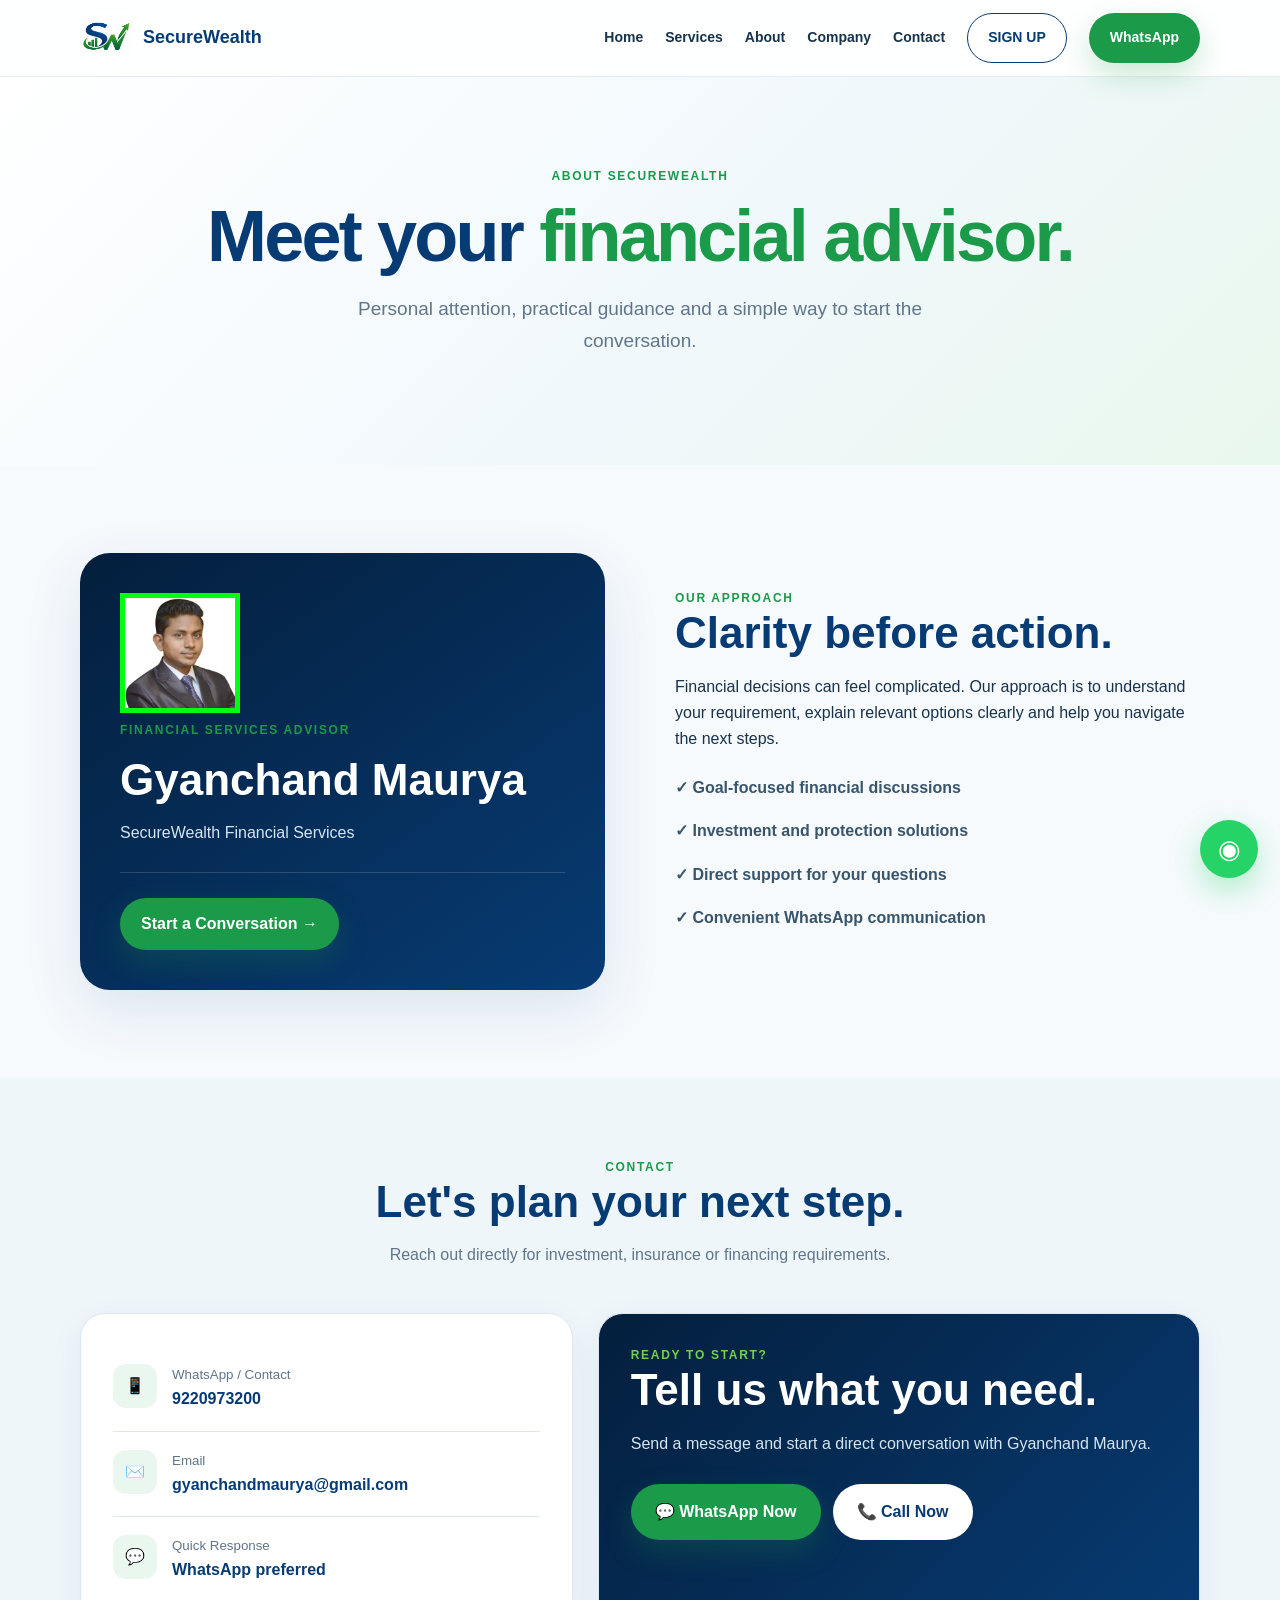
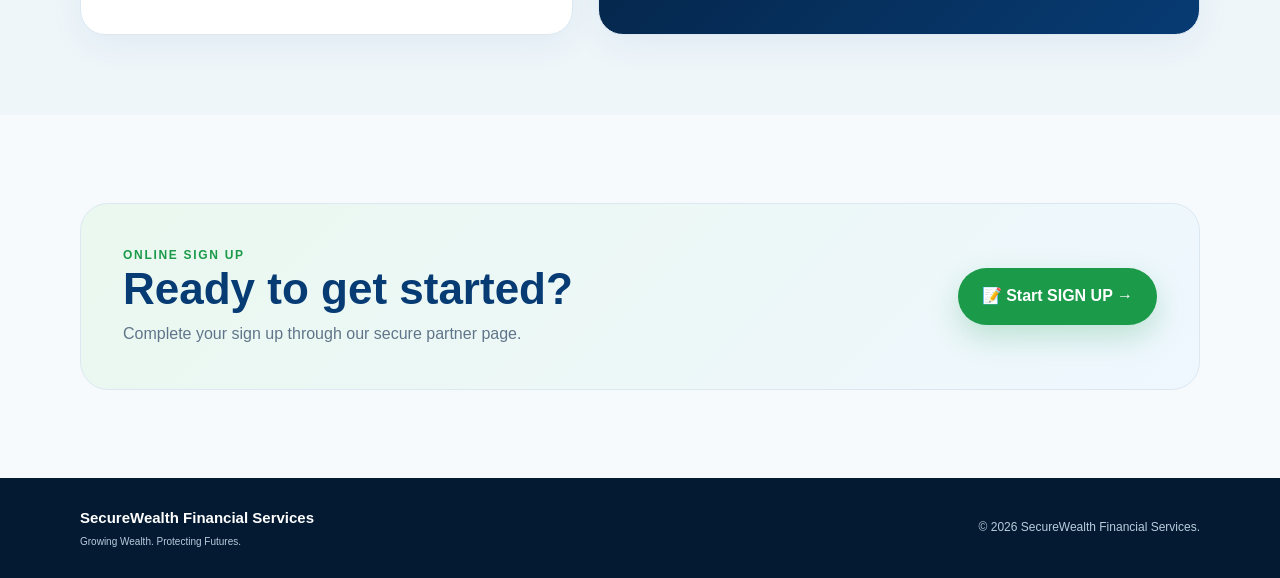
<file: about.html>
<!DOCTYPE html>
<html lang="en">
<head>
<meta charset="UTF-8">
<meta name="viewport" content="width=device-width, initial-scale=1.0">
<meta name="description" content="SecureWealth Financial Services - Investment, insurance and financing solutions with personalized guidance by Gyanchand Maurya.">
<link rel="shortcut icon" href="img/SecureWealth Logo plain.jpeg" type="image/x-icon">
<title>SecureWealth | Growing Wealth. Protecting Futures.</title>
<link rel="stylesheet" href="style.css">
  <!-- Google tag (gtag.js) -->
  <script async src="https://www.googletagmanager.com/gtag/js?id=G-4FVRTKPDQZ">
  </script>
  <script>
    window.dataLayer = window.dataLayer || [];
    function gtag(){dataLayer.push(arguments);}
    gtag('js', new Date());
  
    gtag('config', 'G-4FVRTKPDQZ');
  </script>
</head>
<body>
<header class="site-header">
  <div class="container nav">
    <a class="brand" href="index.html"><img src="img/SecureWealth Logo plain.jpeg" alt="SecureWealth Logo"><span>SecureWealth</span></a>
    <button class="menu-toggle" aria-label="Open menu">☰</button>
    <nav class="navlinks">
      <a class="active" href="index.html">Home</a>
      <a href="services.html">Services</a>
      <a href="about.html">About</a>
      <a href="company.html">Company</a>
      <a href="contact.html">Contact</a>
      <a class="btn btn-outline" href="https://www.wealthy.in/p/gyanc99066" target="_blank" rel="noopener">SIGN UP</a>
      <a class="btn btn-primary" href="https://wa.me/919220973200?text=Hello%20Gyanchand%2C%20I%20would%20like%20financial%20guidance." target="_blank">WhatsApp</a>
    </nav>
  </div>
</header>
<main>
<section class="page-hero"><div class="container center reveal"><div class="eyebrow">ABOUT SECUREWEALTH</div><h1>Meet your <span>financial advisor.</span></h1><p class="lead center-text">Personal attention, practical guidance and a simple way to start the conversation.</p></div></section>
<section class="section"><div class="container split">
<div class="profile-card reveal"><div class="profile-avatar"><img src="img/Gyanchand Pic.jpeg" alt="Gyanchand Pic" border="5" style="height: 120px; color: rgb(0, 255, 17);"></div><div class="eyebrow">FINANCIAL SERVICES ADVISOR</div><h2>Gyanchand Maurya</h2><p>SecureWealth Financial Services</p><div class="profile-line"></div><a class="btn btn-primary" href="https://wa.me/919220973200?text=Hello%20Gyanchand%2C%20I%20would%20like%20to%20connect." target="_blank">Start a Conversation →</a></div>
<div class="reveal"><div class="eyebrow">OUR APPROACH</div><h2>Clarity before action.</h2><p>Financial decisions can feel complicated. Our approach is to understand your requirement, explain relevant options clearly and help you navigate the next steps.</p><div class="check-list large"><div>✓ Goal-focused financial discussions</div><div>✓ Investment and protection solutions</div><div>✓ Direct support for your questions</div><div>✓ Convenient WhatsApp communication</div></div></div>
</div></section>

<section class="contact-section"><div class="container"><div class="section-head reveal"><div class="eyebrow">CONTACT</div><h2>Let's plan your next step.</h2><p>Reach out directly for investment, insurance or financing requirements.</p></div>
<div class="contact-grid">
<div class="contact-card reveal"><div class="contact-row"><span>📱</span><div><small>WhatsApp / Contact</small><strong>9220973200</strong></div></div><div class="contact-row"><span>✉️</span><div><small>Email</small><strong>gyanchandmaurya@gmail.com</strong></div></div><div class="contact-row"><span>💬</span><div><small>Quick Response</small><strong>WhatsApp preferred</strong></div></div></div>
<div class="contact-card dark reveal"><div class="eyebrow light">READY TO START?</div><h2>Tell us what you need.</h2><p>Send a message and start a direct conversation with Gyanchand Maurya.</p><div class="hero-actions"><a class="btn btn-primary btn-lg" href="https://wa.me/919220973200?text=Hello%20Gyanchand%2C%20I%20would%20like%20financial%20guidance." target="_blank">💬 WhatsApp Now</a><a class="btn btn-light btn-lg" href="tel:+919220973200">📞 Call Now</a></div></div>
</div></div></section>
<section class="section"><div class="container"><div class="cta-box reveal"><div><div class="eyebrow">ONLINE SIGN UP</div><h2>Ready to get started?</h2><p>Complete your sign up through our secure partner page.</p></div><a class="btn btn-primary btn-lg" href="https://www.wealthy.in/p/gyanc99066" target="_blank" rel="noopener">📝 Start SIGN UP →</a></div></div></section>
</main>
<footer><div class="container footer"><div><strong>SecureWealth Financial Services</strong><small>Growing Wealth. Protecting Futures.</small></div><div>© 2026 SecureWealth Financial Services.</div></div></footer>
<a class="whatsapp-float" href="https://wa.me/919220973200?text=Hello%20Gyanchand%2C%20I%20would%20like%20financial%20guidance." target="_blank">◉</a>
<script src="script.js"></script>
</body></html>
</file>
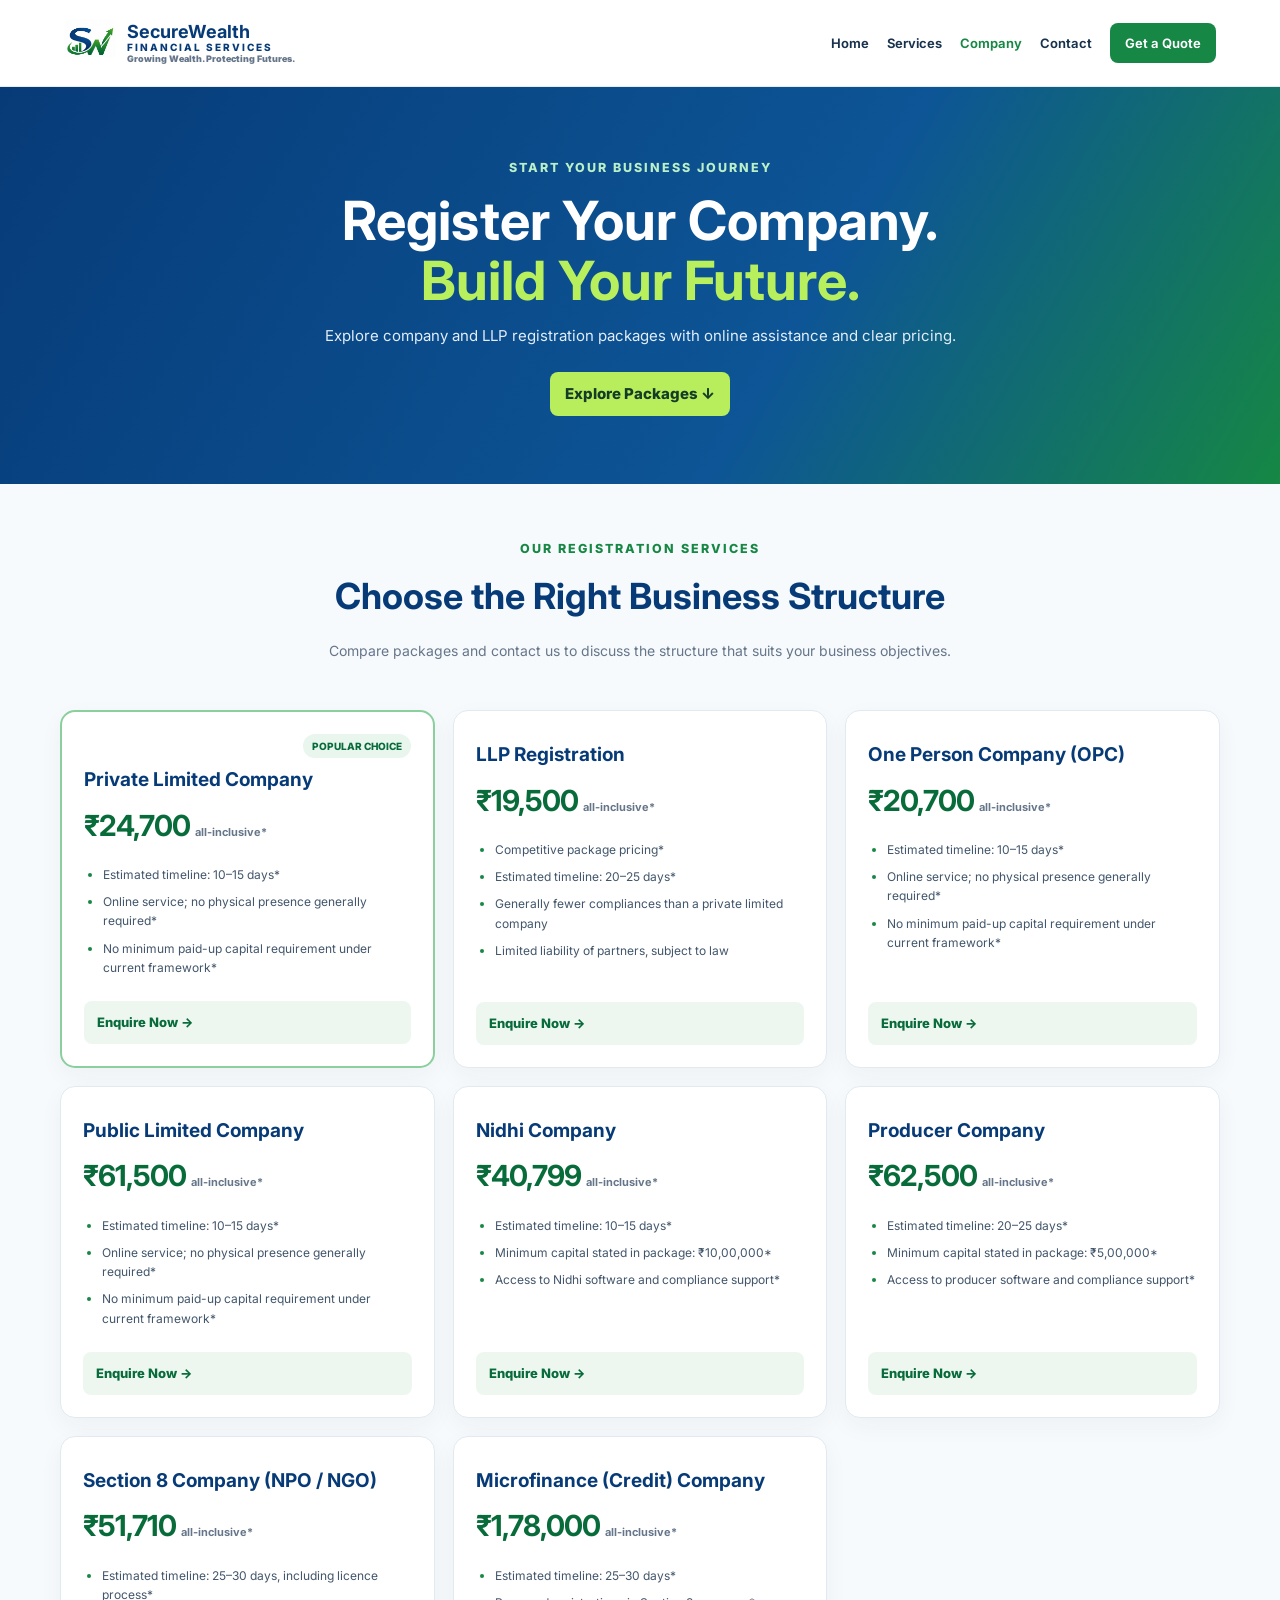
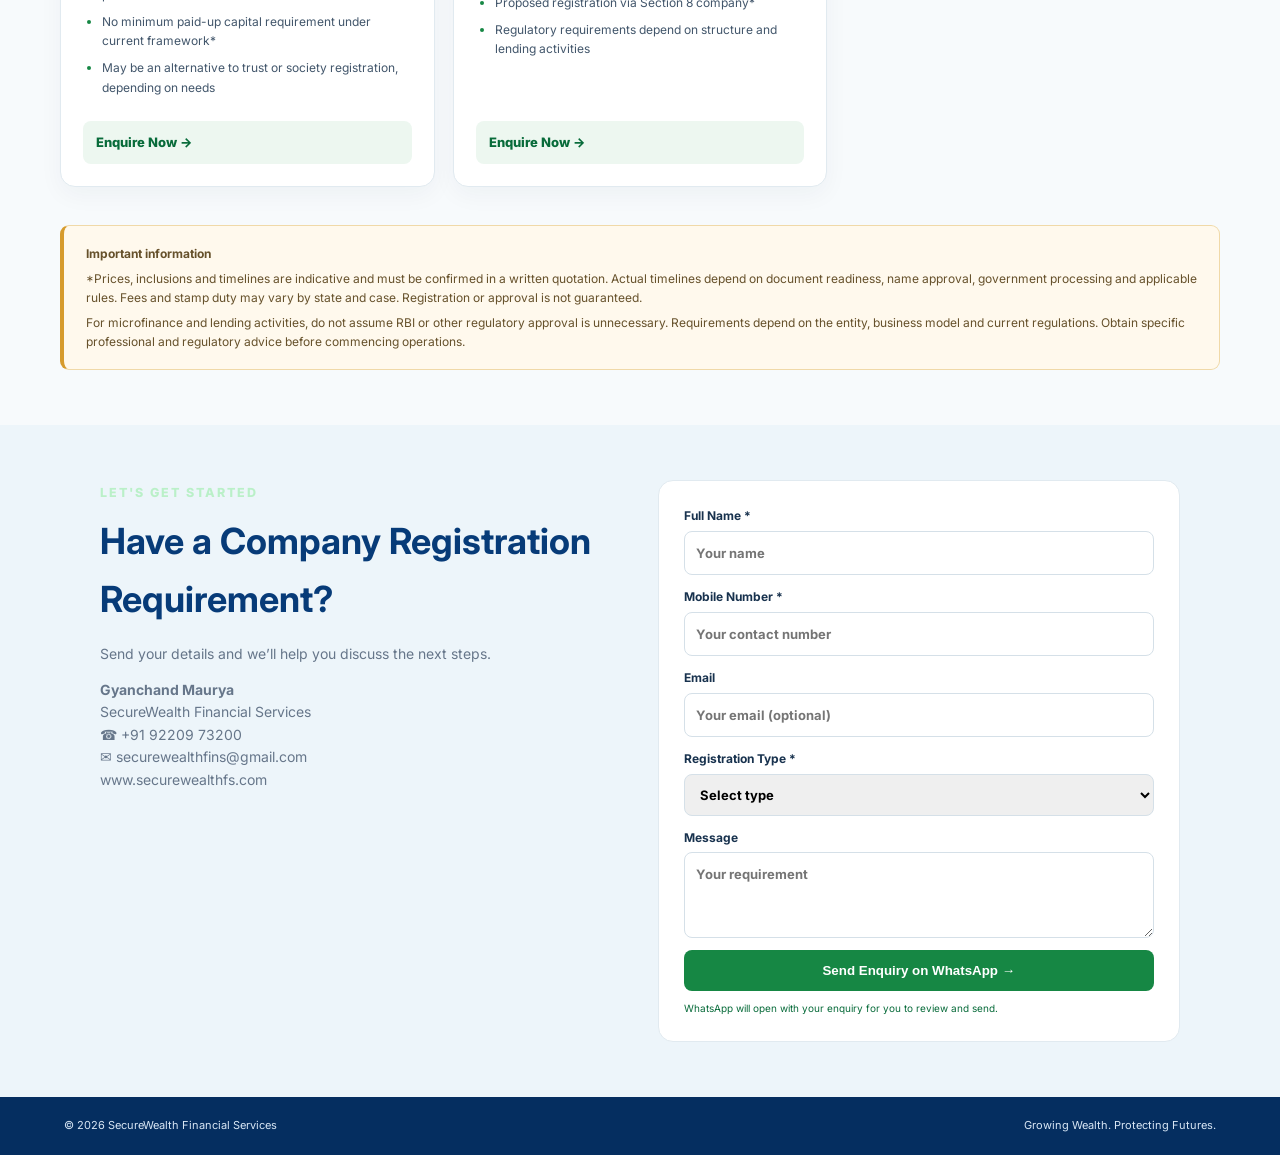
<file: company.html>
<!doctype html>
<html lang="en"><head><meta charset="utf-8"><meta name="viewport" content="width=device-width,initial-scale=1">
<title>Company Registration | SecureWealth Financial Services</title><link rel="stylesheet" href="company.css"></head>
<body>
<header>
    <a class="brand" href="index.html"><img src="img/SecureWealth Logo plain.jpeg" alt="SecureWealth Logo"></span></span><span><b>Secure<span class="green">Wealth</span></b><small>FINANCIAL SERVICES</small><em>Growing Wealth. Protecting Futures.</em></span>
<nav><a href="index.html">Home</a><a href="index.html#services">Services</a><a class="active" href="company.html">Company</a><a href="contact.html">Contact</a><a class="cta" href="#enquiry">Get a Quote</a></nav></header>

<main>
    <section class="hero"><small>START YOUR BUSINESS JOURNEY</small><h1>Register Your Company.<br><span>Build Your Future.</span></h1><p>Explore company and LLP registration packages with online assistance and clear pricing.</p><a class="hero-btn" href="#plans">Explore Packages ↓</a></section>
    <section class="intro" id="plans"><small>OUR REGISTRATION SERVICES</small><h2>Choose the Right Business Structure</h2><p>Compare packages and contact us to discuss the structure that suits your business objectives.</p></section>
    <section class="plans">
        <article class="plan featured"><label>POPULAR CHOICE</label><h3>Private Limited Company</h3><strong>₹24,700 <small>all-inclusive*</small></strong><ul><li>Estimated timeline: 10–15 days*</li><li>Online service; no physical presence generally required*</li><li>No minimum paid-up capital requirement under current framework*</li></ul><a href="#enquiry" data-service="Private Limited Company">Enquire Now →</a></article>
        <article class="plan"><h3>LLP Registration</h3><strong>₹19,500 <small>all-inclusive*</small></strong><ul><li>Competitive package pricing*</li><li>Estimated timeline: 20–25 days*</li><li>Generally fewer compliances than a private limited company</li><li>Limited liability of partners, subject to law</li></ul><a href="#enquiry" data-service="LLP">Enquire Now →</a></article>
        <article class="plan"><h3>One Person Company (OPC)</h3><strong>₹20,700 <small>all-inclusive*</small></strong><ul><li>Estimated timeline: 10–15 days*</li><li>Online service; no physical presence generally required*</li><li>No minimum paid-up capital requirement under current framework*</li></ul><a href="#enquiry" data-service="One Person Company (OPC)">Enquire Now →</a></article>
        <article class="plan"><h3>Public Limited Company</h3><strong>₹61,500 <small>all-inclusive*</small></strong><ul><li>Estimated timeline: 10–15 days*</li><li>Online service; no physical presence generally required*</li><li>No minimum paid-up capital requirement under current framework*</li></ul><a href="#enquiry" data-service="Public Limited Company">Enquire Now →</a></article>
        <article class="plan"><h3>Nidhi Company</h3><strong>₹40,799 <small>all-inclusive*</small></strong><ul><li>Estimated timeline: 10–15 days*</li><li>Minimum capital stated in package: ₹10,00,000*</li><li>Access to Nidhi software and compliance support*</li></ul><a href="#enquiry" data-service="Nidhi Company">Enquire Now →</a></article>
        <article class="plan"><h3>Producer Company</h3><strong>₹62,500 <small>all-inclusive*</small></strong><ul><li>Estimated timeline: 20–25 days*</li><li>Minimum capital stated in package: ₹5,00,000*</li><li>Access to producer software and compliance support*</li></ul><a href="#enquiry" data-service="Producer Company">Enquire Now →</a></article>
        <article class="plan"><h3>Section 8 Company (NPO / NGO)</h3><strong>₹51,710 <small>all-inclusive*</small></strong><ul><li>Estimated timeline: 25–30 days, including licence process*</li><li>No minimum paid-up capital requirement under current framework*</li><li>May be an alternative to trust or society registration, depending on needs</li></ul><a href="#enquiry" data-service="Section 8 Company (NPO / NGO)">Enquire Now →</a></article>
        <article class="plan"><h3>Microfinance (Credit) Company</h3><strong>₹1,78,000 <small>all-inclusive*</small></strong><ul><li>Estimated timeline: 25–30 days*</li><li>Proposed registration via Section 8 company*</li><li>Regulatory requirements depend on structure and lending activities</li></ul><a href="#enquiry" data-service="Microfinance (Credit) Company">Enquire Now →</a></article>
    </section>

    <section class="disclaimer"><b>Important information</b><p>*Prices, inclusions and timelines are indicative and must be confirmed in a written quotation. Actual timelines depend on document readiness, name approval, government processing and applicable rules. Fees and stamp duty may vary by state and case. Registration or approval is not guaranteed.</p><p>For microfinance and lending activities, do not assume RBI or other regulatory approval is unnecessary. Requirements depend on the entity, business model and current regulations. Obtain specific professional and regulatory advice before commencing operations.</p></section>

    <section class="enquiry" id="enquiry"><div><small>LET'S GET STARTED</small><h2>Have a Company Registration Requirement?</h2><p>Send your details and we’ll help you discuss the next steps.</p><p><b>Gyanchand Maurya</b><br>SecureWealth Financial Services<br>☎ +91 92209 73200<br>✉ securewealthfins@gmail.com<br>www.securewealthfs.com</p></div>

        <form id="leadForm"><label>Full Name *<input id="name" required placeholder="Your name"></label><label>Mobile Number *<input id="phone" required type="tel" placeholder="Your contact number" pattern="[0-9+() -]{8,18}"></label><label>Email<input id="email" type="email" placeholder="Your email (optional)"></label><label>Registration Type *<select id="type" required><option value="">Select type</option><option>Private Limited Company</option><option>LLP</option><option>One Person Company (OPC)</option><option>Public Limited Company</option><option>Nidhi Company</option><option>Producer Company</option><option>Section 8 Company (NPO / NGO)</option><option>Microfinance (Credit) Company</option><option>Need guidance</option></select></label><label>Message<textarea id="message" rows="3" placeholder="Your requirement"></textarea></label><button>Send Enquiry on WhatsApp →</button><small id="status">WhatsApp will open with your enquiry for you to review and send.</small></form>
    </section>
</main>

<footer><span>© <span id="year"></span> SecureWealth Financial Services</span><span>Growing Wealth. Protecting Futures.</span></footer>

<script>
document.getElementById('year').textContent=new Date().getFullYear();
document.querySelectorAll('[data-service]').forEach(a=>a.addEventListener('click',()=>document.getElementById('type').value=a.dataset.service));
document.getElementById('leadForm').addEventListener('submit',e=>{e.preventDefault();let v=id=>document.getElementById(id).value.trim();let msg=['Hello SecureWealth Financial Services,','I would like to enquire about company registration.','Name: '+v('name'),'Mobile: '+v('phone'),'Email: '+(v('email')||'Not provided'),'Registration type: '+v('type'),'Message: '+(v('message')||'No additional details')].join('\n');window.open('https://wa.me/919220973200?text='+encodeURIComponent(msg),'_blank','noopener,noreferrer');document.getElementById('status').textContent='WhatsApp is opening. Please press Send there to submit your enquiry.';});
</script></body></html>
</file>
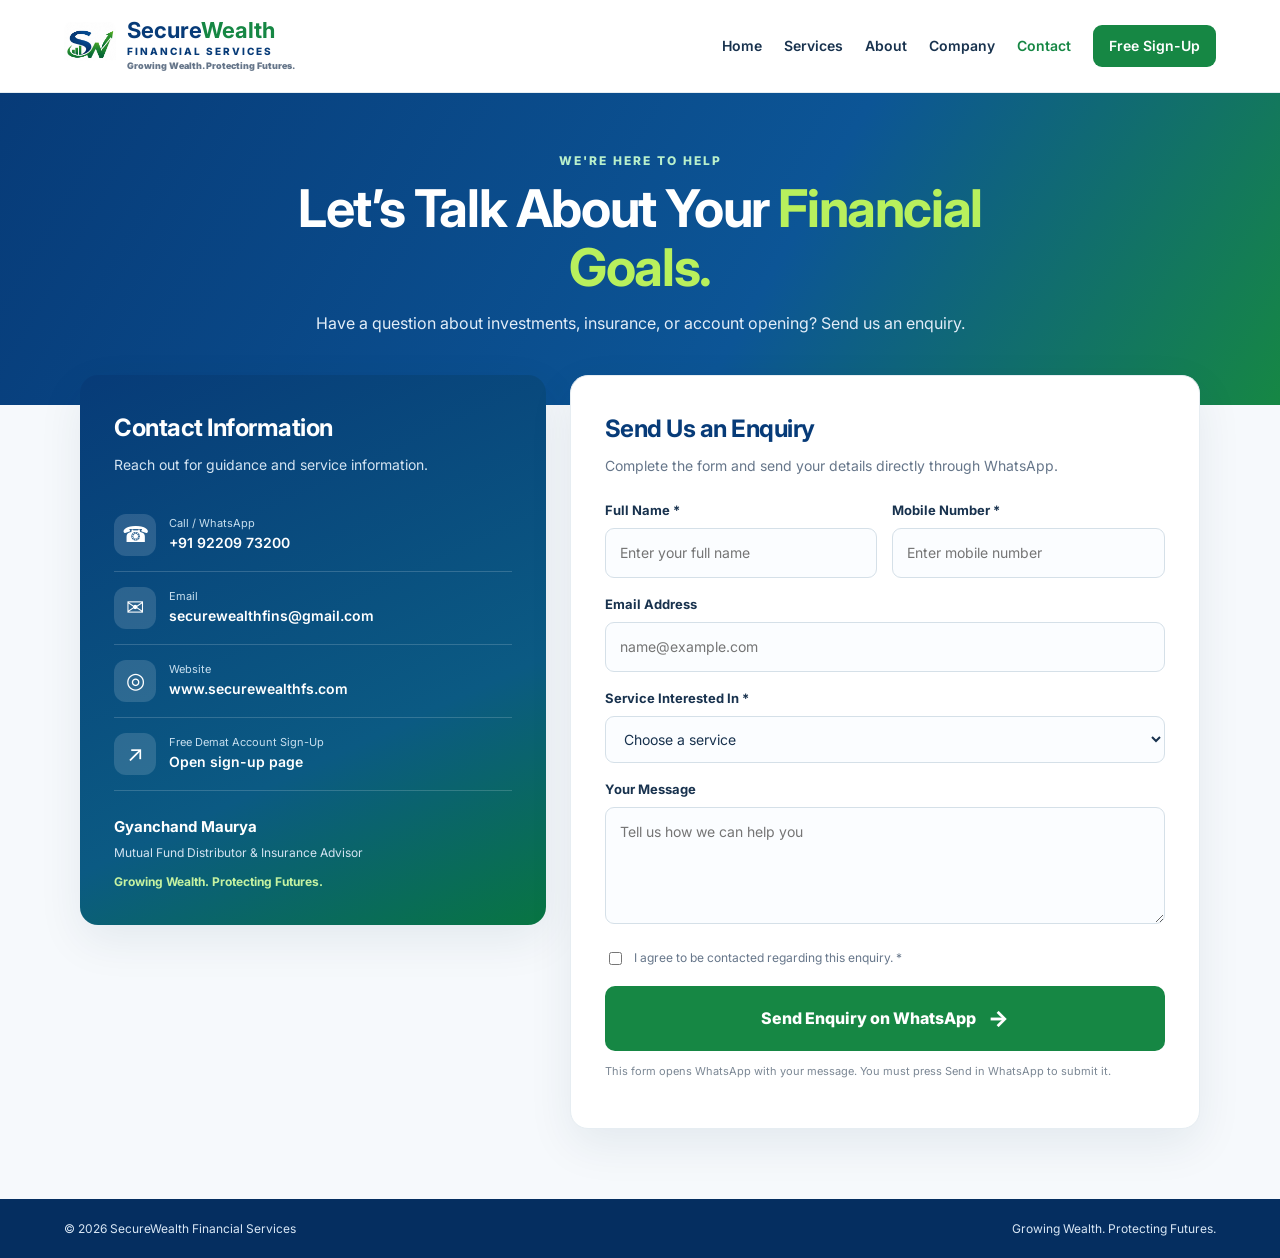
<file: contact.html>
<!DOCTYPE html>
<html lang="en">
<head>
  <meta charset="UTF-8"><meta name="viewport" content="width=device-width, initial-scale=1">
  <meta name="description" content="Contact SecureWealth Financial Services for investment, insurance and financial solutions.">
  <link rel="shortcut icon" href="img/SecureWealth Logo plain.jpeg" type="image/x-icon">
  <title>Contact Us | SecureWealth Financial Services</title>
  <link rel="stylesheet" href="contact.css">
</head>
<body>
<header class="header">
  <a class="brand" href="index.html"><img src="img/SecureWealth Logo plain.jpeg" alt="SecureWealth Logo"></span></span><span><b>Secure<span class="green">Wealth</span></b><small>FINANCIAL SERVICES</small><em>Growing Wealth. Protecting Futures.</em></span>
  <!-- <a class="brand" href="index.html"><span class="mark">SW<span>↗</span></span><span><b>Secure<span class="green">Wealth</span></b><small>FINANCIAL SERVICES</small><em>Growing Wealth. Protecting Futures.</em></span></a> -->
  <nav><a href="index.html">Home</a>
       <a href="services.html">Services</a>
       <a href="about.html">About</a>
       <a href="company.html">Company</a>
       <a class="active" href="contact.html">Contact</a>
       <a class="cta" href="https://www.wealthy.in/p/gyanc99066" target="_blank" rel="noopener">Free Sign-Up</a>
  </nav>
</header>

<main>
  <section class="hero"><p class="eyebrow">WE'RE HERE TO HELP</p><h1>Let’s Talk About Your <span>Financial Goals.</span></h1><p>Have a question about investments, insurance, or account opening? Send us an enquiry.</p></section>
  <section class="layout">
    <aside class="info card"><h2>Contact Information</h2><p>Reach out for guidance and service information.</p>
      <div class="detail"><span>☎</span><div><small>Call / WhatsApp</small><a href="https://wa.me/919220973200" target="_blank" rel="noopener">+91 92209 73200</a></div></div>
      <div class="detail"><span>✉</span><div><small>Email</small><a href="mailto:securewealthfins@gmail.com">securewealthfins@gmail.com</a></div></div>
      <div class="detail"><span>◎</span><div><small>Website</small><a href="https://www.securewealthfs.com" target="_blank" rel="noopener">www.securewealthfs.com</a></div></div>
      <div class="detail"><span>↗</span><div><small>Free Demat Account Sign-Up</small><a href="https://www.wealthy.in/p/gyanc99066" target="_blank" rel="noopener">Open sign-up page</a></div></div>
      <div class="advisor"><b>Gyanchand Maurya</b><span>Mutual Fund Distributor &amp; Insurance Advisor</span><em>Growing Wealth. Protecting Futures.</em></div>
    </aside>
    <section class="form-card card"><h2>Send Us an Enquiry</h2><p class="muted">Complete the form and send your details directly through WhatsApp.</p>
      <form id="contactForm">
        <div class="two"><div class="field"><label for="name">Full Name *</label><input id="name" required placeholder="Enter your full name"></div><div class="field"><label for="phone">Mobile Number *</label><input id="phone" type="tel" inputmode="tel" pattern="[0-9+() -]{8,18}" required placeholder="Enter mobile number"></div></div>
        <div class="field"><label for="email">Email Address</label><input id="email" type="email" placeholder="name@example.com"></div>
        <div class="field"><label for="service">Service Interested In *</label>
          <select id="service" required>
            <option value="">Choose a service</option>
            <option>Mutual Funds / SIP</option>
            <option>Stock Market / Demat Account</option>
            <option>IPO</option>
            <option>Fixed Deposit</option>
            <option>Corporate Bonds</option>
            <option>Life / Term Insurance</option>
            <option>Vehicle Insurance</option>
            <option>Home Loan</option>
            <option>Loan Against Mutual Funds</option>
            <option>Other Enquiry</option>
          </select>
        </div>
        <div class="field"><label for="message">Your Message</label><textarea id="message" rows="4" placeholder="Tell us how we can help you"></textarea></div>
        <label class="consent"><input id="consent" type="checkbox" required><span>I agree to be contacted regarding this enquiry. *</span></label>
        <button class="submit" type="submit">Send Enquiry on WhatsApp <span>→</span></button><p class="note">This form opens WhatsApp with your message. You must press Send in WhatsApp to submit it.</p><p id="status" class="status" role="status"></p>
      </form>
    </section>
  </section>
</main>
<footer><span>© <span id="year"></span> SecureWealth Financial Services</span><span>Growing Wealth. Protecting Futures.</span></footer>
<script>
document.getElementById('year').textContent = new Date().getFullYear();
document.getElementById('contactForm').addEventListener('submit', function(e) {
  e.preventDefault();
  const name = document.getElementById('name').value.trim();
  const phone = document.getElementById('phone').value.trim();
  const email = document.getElementById('email').value.trim() || 'Not provided';
  const service = document.getElementById('service').value;
  const message = document.getElementById('message').value.trim() || 'No additional message';
  const text = `Hello SecureWealth Financial Services,\n\nI would like to make an enquiry.\nName: ${name}\nMobile: ${phone}\nEmail: ${email}\nService: ${service}\nMessage: ${message}`;
  window.open('https://wa.me/919220973200?text=' + encodeURIComponent(text), '_blank', 'noopener,noreferrer');
  document.getElementById('status').textContent = 'WhatsApp is opening with your enquiry. Please press Send to complete it.';
});
</script>
</body></html>
</file>
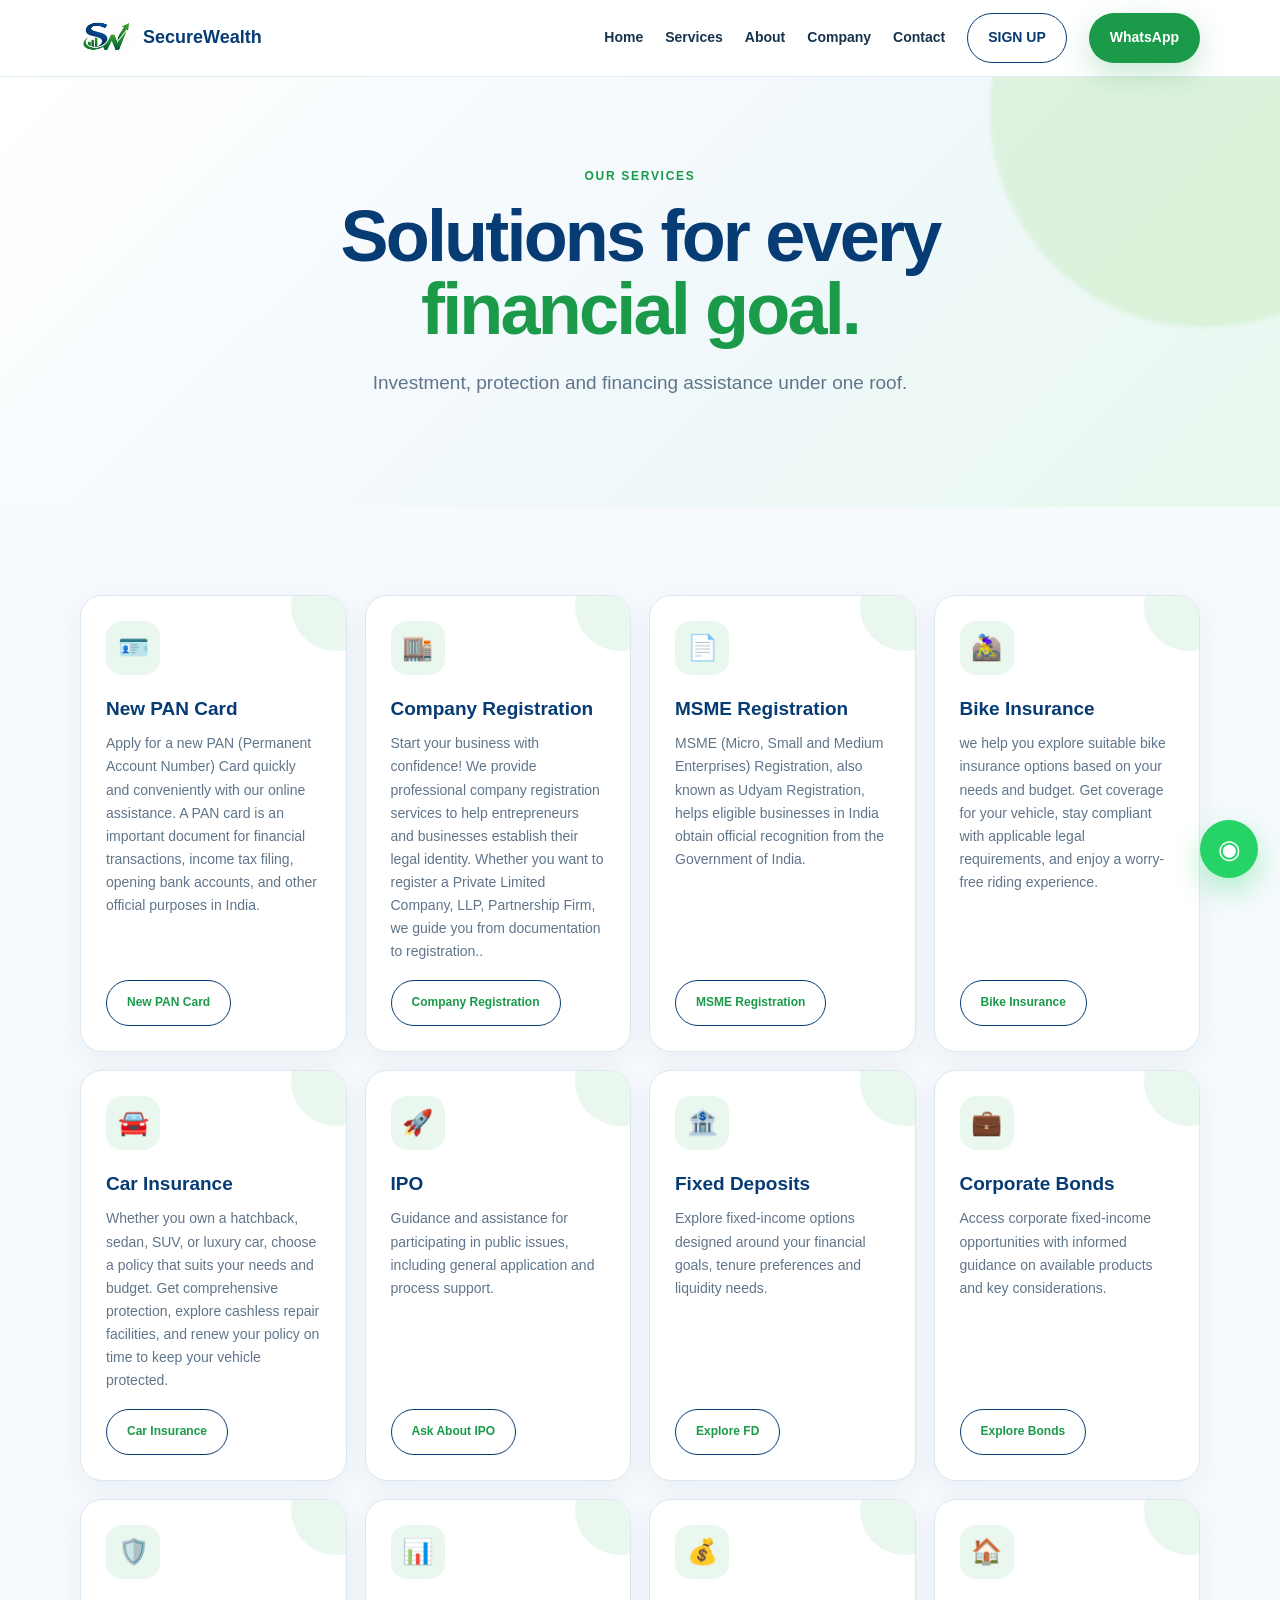
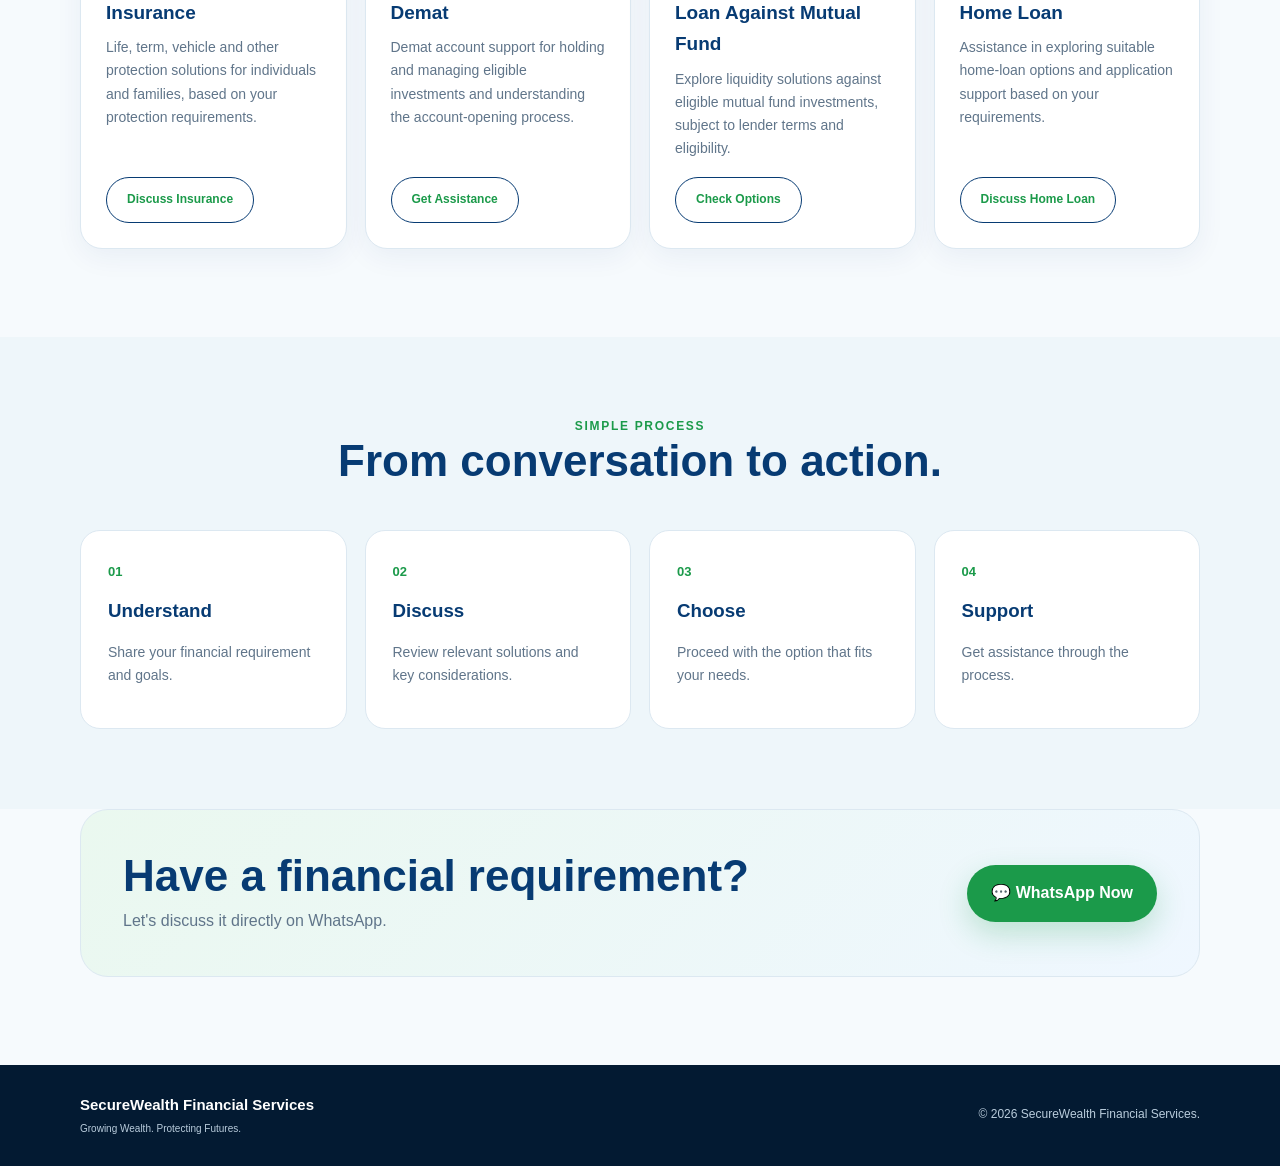
<file: services.html>
<!DOCTYPE html>
<html lang="en">
<head>
<meta charset="UTF-8">
<meta name="viewport" content="width=device-width, initial-scale=1.0">
<meta name="description" content="SecureWealth Financial Services - Investment, insurance and financing solutions with personalized guidance by Gyanchand Maurya.">
<link rel="shortcut icon" href="img/SecureWealth Logo plain.jpeg" type="image/x-icon">
<title>SecureWealth | Growing Wealth. Protecting Futures.</title>
<link rel="stylesheet" href="style.css">
  <!-- Google tag (gtag.js) -->
  <script async src="https://www.googletagmanager.com/gtag/js?id=G-4FVRTKPDQZ">
  </script>
  <script>
    window.dataLayer = window.dataLayer || [];
    function gtag(){dataLayer.push(arguments);}
    gtag('js', new Date());
  
    gtag('config', 'G-4FVRTKPDQZ');
  </script>
</head>
<body>
<header class="site-header">
  <div class="container nav">
    <a class="brand" href="index.html"><img src="img/SecureWealth Logo plain.jpeg" alt="SecureWealth Logo"><span>SecureWealth</span></a>
    <button class="menu-toggle" aria-label="Open menu">☰</button>
    <nav class="navlinks">
      <a class="active" href="index.html">Home</a>
      <a href="services.html">Services</a>
      <a href="about.html">About</a>
      <a href="company.html">Company</a>
      <a href="contact.html">Contact</a>
      <a class="btn btn-outline" href="https://www.wealthy.in/p/gyanc99066" target="_blank" rel="noopener">SIGN UP</a>
      <a class="btn btn-primary" href="https://wa.me/919220973200?text=Hello%20Gyanchand%2C%20I%20would%20like%20financial%20guidance." target="_blank">WhatsApp</a>
    </nav>
  </div>
</header>
<main>
<section class="page-hero"><div class="hero-orb orb1"></div><div class="container center reveal"><div class="eyebrow">OUR SERVICES</div><h1>Solutions for every<br><span>financial goal.</span></h1><p class="lead center-text">Investment, protection and financing assistance under one roof.</p></div></section>
<section class="section"><div class="container">
<div class="services-grid services-all">
<article class="service-card big reveal"><div class="icon">🪪</div><h3>New PAN Card</h3><p>Apply for a new PAN (Permanent Account Number) Card quickly and conveniently with our online assistance. A PAN card is an important document for financial transactions, income tax filing, opening bank accounts, and other official purposes in India.</p><a class="btn btn-outline" href="https://wa.me/919220973200?text=Hello%20Gyanchand%2C%20I%20want%20to%20know%20about%20Mutual%20Funds." target="_blank">New PAN Card</a></article>
<article class="service-card big reveal"><div class="icon">🏬</div><h3>Company Registration</h3><p>Start your business with confidence! We provide professional company registration services to help entrepreneurs and businesses establish their legal identity. Whether you want to register a Private Limited Company, LLP, Partnership Firm, we guide you from documentation to registration..</p><a class="btn btn-outline" href="https://wa.me/919220973200?text=Hello%20Gyanchand%2C%20I%20want%20to%20know%20about%20Mutual%20Funds." target="_blank">Company Registration</a></article>
<article class="service-card big reveal"><div class="icon">📄</div><h3>MSME Registration</h3><p>MSME (Micro, Small and Medium Enterprises) Registration, also known as Udyam Registration, helps eligible businesses in India obtain official recognition from the Government of India.</p><a class="btn btn-outline" href="https://wa.me/919220973200?text=Hello%20Gyanchand%2C%20I%20want%20to%20know%20about%20Mutual%20Funds." target="_blank">MSME Registration</a></article>
<article class="service-card big reveal"><div class="icon">🚵‍♀️</div><h3>Bike Insurance</h3><p> we help you explore suitable bike insurance options based on your needs and budget. Get coverage for your vehicle, stay compliant with applicable legal requirements, and enjoy a worry-free riding experience.</p><a class="btn btn-outline" href="https://wa.me/919220973200?text=Hello%20Gyanchand%2C%20I%20want%20to%20know%20about%20Mutual%20Funds." target="_blank">Bike Insurance</a></article>
<article class="service-card big reveal"><div class="icon">🚘</div><h3>Car Insurance</h3><p>Whether you own a hatchback, sedan, SUV, or luxury car, choose a policy that suits your needs and budget. Get comprehensive protection, explore cashless repair facilities, and renew your policy on time to keep your vehicle protected.</p><a class="btn btn-outline" href="https://wa.me/919220973200?text=Hello%20Gyanchand%2C%20I%20want%20to%20know%20about%20Mutual%20Funds." target="_blank">Car Insurance</a></article>
<article class="service-card big reveal"><div class="icon">🚀</div><h3>IPO</h3><p>Guidance and assistance for participating in public issues, including general application and process support.</p><a class="btn btn-outline" href="https://wa.me/919220973200?text=Hello%20Gyanchand%2C%20I%20want%20IPO guidance." target="_blank">Ask About IPO</a></article>
<article class="service-card big reveal"><div class="icon">🏦</div><h3>Fixed Deposits</h3><p>Explore fixed-income options designed around your financial goals, tenure preferences and liquidity needs.</p><a class="btn btn-outline" href="https://wa.me/919220973200?text=Hello%20Gyanchand%2C%20I want information about Fixed Deposits." target="_blank">Explore FD</a></article>
<article class="service-card big reveal"><div class="icon">💼</div><h3>Corporate Bonds</h3><p>Access corporate fixed-income opportunities with informed guidance on available products and key considerations.</p><a class="btn btn-outline" href="https://wa.me/919220973200?text=Hello%20Gyanchand%2C%20I want information about Corporate Bonds." target="_blank">Explore Bonds</a></article>
<article class="service-card big reveal"><div class="icon">🛡️</div><h3>Insurance</h3><p>Life, term, vehicle and other protection solutions for individuals and families, based on your protection requirements.</p><a class="btn btn-outline" href="https://wa.me/919220973200?text=Hello%20Gyanchand%2C%20I want to discuss Insurance." target="_blank">Discuss Insurance</a></article>
<article class="service-card big reveal"><div class="icon">📊</div><h3>Demat</h3><p>Demat account support for holding and managing eligible investments and understanding the account-opening process.</p><a class="btn btn-outline" href="https://wa.me/919220973200?text=Hello%20Gyanchand%2C%20I need Demat account assistance." target="_blank">Get Assistance</a></article>
<article class="service-card big reveal"><div class="icon">💰</div><h3>Loan Against Mutual Fund</h3><p>Explore liquidity solutions against eligible mutual fund investments, subject to lender terms and eligibility.</p><a class="btn btn-outline" href="https://wa.me/919220973200?text=Hello%20Gyanchand%2C I want information about Loan Against Mutual Fund." target="_blank">Check Options</a></article>
<article class="service-card big reveal"><div class="icon">🏠</div><h3>Home Loan</h3><p>Assistance in exploring suitable home-loan options and application support based on your requirements.</p><a class="btn btn-outline" href="https://wa.me/919220973200?text=Hello%20Gyanchand%2C I want Home Loan assistance." target="_blank">Discuss Home Loan</a></article>
</div>
</div></section>
<section class="process"><div class="container"><div class="section-head reveal"><div class="eyebrow">SIMPLE PROCESS</div><h2>From conversation to action.</h2></div><div class="steps">
<div class="step reveal"><b>01</b><h3>Understand</h3><p>Share your financial requirement and goals.</p></div>
<div class="step reveal"><b>02</b><h3>Discuss</h3><p>Review relevant solutions and key considerations.</p></div>
<div class="step reveal"><b>03</b><h3>Choose</h3><p>Proceed with the option that fits your needs.</p></div>
<div class="step reveal"><b>04</b><h3>Support</h3><p>Get assistance through the process.</p></div>
</div></div></section>
<section class="cta-section"><div class="container"><div class="cta-box reveal"><div><h2>Have a financial requirement?</h2><p>Let's discuss it directly on WhatsApp.</p></div><a class="btn btn-primary btn-lg" href="https://wa.me/919220973200?text=Hello%20Gyanchand%2C%20I%20would%20like%20financial%20guidance." target="_blank">💬 WhatsApp Now</a></div></div></section>
</main>
<footer><div class="container footer"><div><strong>SecureWealth Financial Services</strong><small>Growing Wealth. Protecting Futures.</small></div><div>© 2026 SecureWealth Financial Services.</div></div></footer>
<a class="whatsapp-float" href="https://wa.me/919220973200?text=Hello%20Gyanchand%2C%20I%20would%20like%20financial%20guidance." target="_blank">◉</a><script src="script.js"></script>
</body></html>
</file>
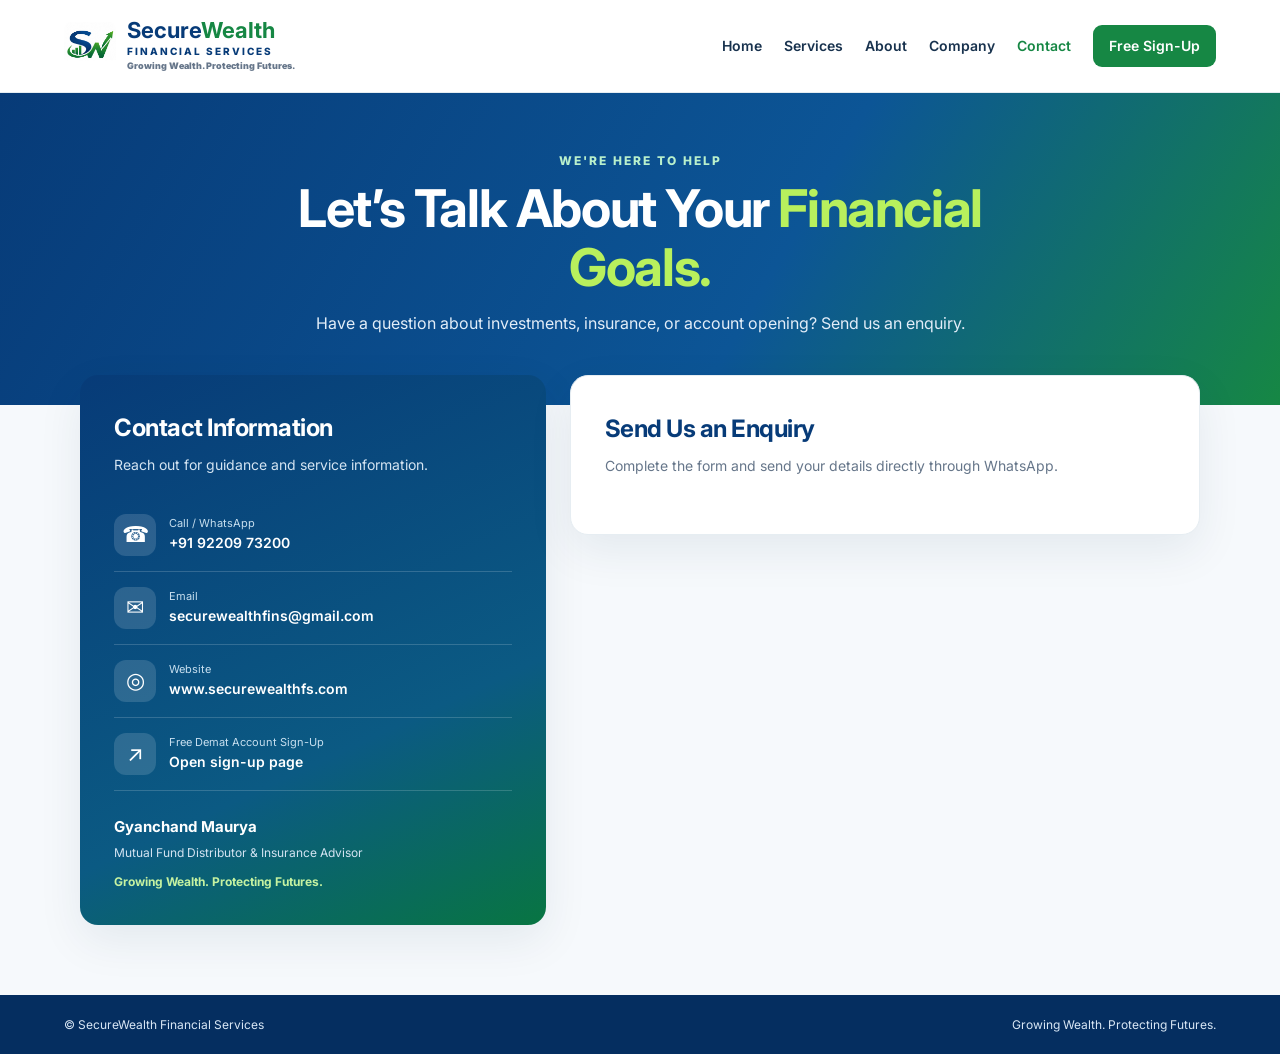
<file: utility.html>
<!DOCTYPE html>
<html lang="en">
<head>
  <meta charset="UTF-8"><meta name="viewport" content="width=device-width, initial-scale=1">
  <meta name="description" content="Contact SecureWealth Financial Services for investment, insurance and financial solutions.">
  <link rel="shortcut icon" href="img/SecureWealth Logo plain.jpeg" type="image/x-icon">
  <title>Contact Us | SecureWealth Financial Services</title>
  <link rel="stylesheet" href="contact.css">
</head>
<body>
<header class="header">
  <a class="brand" href="index.html"><img src="img/SecureWealth Logo plain.jpeg" alt="SecureWealth Logo"></span></span><span><b>Secure<span class="green">Wealth</span></b><small>FINANCIAL SERVICES</small><em>Growing Wealth. Protecting Futures.</em></span>
  <!-- <a class="brand" href="index.html"><span class="mark">SW<span>↗</span></span><span><b>Secure<span class="green">Wealth</span></b><small>FINANCIAL SERVICES</small><em>Growing Wealth. Protecting Futures.</em></span></a> -->
  <nav><a href="index.html">Home</a>
       <a href="services.html">Services</a>
       <a href="about.html">About</a>
       <a href="company.html">Company</a>
       <a class="active" href="contact.html">Contact</a>
       <a class="cta" href="https://www.wealthy.in/p/gyanc99066" target="_blank" rel="noopener">Free Sign-Up</a>
  </nav>
</header>

<main>
  <section class="hero"><p class="eyebrow">WE'RE HERE TO HELP</p><h1>Let’s Talk About Your <span>Financial Goals.</span></h1><p>Have a question about investments, insurance, or account opening? Send us an enquiry.</p></section>
  <section class="layout">
    <aside class="info card"><h2>Contact Information</h2><p>Reach out for guidance and service information.</p>
      <div class="detail"><span>☎</span><div><small>Call / WhatsApp</small><a href="https://wa.me/919220973200" target="_blank" rel="noopener">+91 92209 73200</a></div></div>
      <div class="detail"><span>✉</span><div><small>Email</small><a href="mailto:securewealthfins@gmail.com">securewealthfins@gmail.com</a></div></div>
      <div class="detail"><span>◎</span><div><small>Website</small><a href="https://www.securewealthfs.com" target="_blank" rel="noopener">www.securewealthfs.com</a></div></div>
      <div class="detail"><span>↗</span><div><small>Free Demat Account Sign-Up</small><a href="https://www.wealthy.in/p/gyanc99066" target="_blank" rel="noopener">Open sign-up page</a></div></div>
      <div class="advisor"><b>Gyanchand Maurya</b><span>Mutual Fund Distributor &amp; Insurance Advisor</span><em>Growing Wealth. Protecting Futures.</em></div>
    </aside>
    
    <section class="form-card card"><h2>Send Us an Enquiry</h2><p class="muted">Complete the form and send your details directly through WhatsApp.</p>
   
    </section>
  </section>
</main>
<footer><span>© <span id="year"></span> SecureWealth Financial Services</span><span>Growing Wealth. Protecting Futures.</span></footer>
</body>
</html>
</file>
<file: style.css>
:root{
    --navy:#073b73;
    --navy2:#041f3d;
    --green:#1b9a4a;
    --green2:#70c943;
    --text:#18324b;
    --muted:#60758a;
    --bg:#f6fafd;
    --white:#fff;--line:#dce8f1;
    --shadow:0 20px 60px rgba(7,59,115,.11)}*{box-sizing:border-box}html{scroll-behavior:smooth}body{margin:0;
    font-family:Inter,Segoe UI,Arial,sans-serif;
    color:var(--text);
    background:var(--bg);
    line-height:1.65;
    overflow-x:hidden}a{text-decoration:none;
    color:inherit
}

.container{
    width:min(1120px,92%);
    margin:auto
}
.site-header{
    position:sticky;
    top:0;
    z-index:50;
    background:rgba(255,255,255,.9);
    backdrop-filter:blur(18px);
    border-bottom:1px solid rgba(220,232,241,.8)
}

.nav{min-height:76px;
    display:flex;
    align-items:center;
    justify-content:space-between;
    gap:20px
}

.brand{
    display:flex;
    align-items:center;
    gap:11px;
    font-weight:900;
    color:var(--navy);
    font-size:18px
}

.brand img{
    width:52px;
    height:52px;
    object-fit:contain;
    border-radius:12px
}

.navlinks{
    display:flex;
    align-items:center;
    gap:22px;
    font-size:14px;
    font-weight:700
}
.navlinks>a:not(.btn){
    position:relative
}
.navlinks>a:not(.btn):after{
    content:"";
    position:absolute;
    left:0;right:100%;
    bottom:-7px;
    height:2px;
    background:var(--green);
    transition:.25s
}

.navlinks>a:hover:after,.navlinks .active:after{right:0}

.menu-toggle{
    display:none;
    border:0;
    background:none;
    font-size:28px;
    color:var(--navy)
}

.btn{
    display:inline-flex;
    align-items:center;
    justify-content:center;
    gap:8px;
    padding:12px 20px;
    border-radius:999px;
    font-weight:750;
    border:1px solid transparent;
    transition:.25s;
    cursor:pointer
}

.btn:hover{
    transform:translateY(-3px)
}

.btn-primary{
    background:var(--green);
    color:#fff;box-shadow:0 12px 30px rgba(27,154,74,.23)
}

.btn-primary:hover{
    background:#16863f
}

.btn-outline{
    border-color:var(--navy);
    color:var(--navy);
    background:#fff
}
.btn-light{background:#fff;color:var(--navy)}.btn-lg{padding:14px 23px}
.hero,.page-hero{position:relative;overflow:hidden;background:linear-gradient(135deg,#fff 0%,#f1f8fc 53%,#e9f8ee 100%)}.hero{padding:95px 0 90px;min-height:620px;display:flex;align-items:center}.page-hero{padding:90px 0}
.hero-orb{position:absolute;border-radius:50%;filter:blur(2px);animation:float 8s ease-in-out infinite}
.orb1{width:430px;height:430px;right:-140px;top:-180px;background:rgba(112,201,67,.14)}
.orb2{width:280px;height:280px;left:-130px;bottom:-180px;background:rgba(7,59,115,.08);animation-delay:-3s}
.hero-grid{display:grid;grid-template-columns:1.08fr .92fr;gap:65px;align-items:center;position:relative}.eyebrow{color:var(--green);font-weight:900;letter-spacing:1.7px;font-size:12px}
.eyebrow.light{color:#72d14a}h1{font-size:clamp(43px,6vw,72px);line-height:1.02;letter-spacing:-2.8px;color:var(--navy);margin:13px 0 20px}h1 span{color:var(--green)}
h2{font-size:clamp(30px,4vw,44px);line-height:1.1;color:var(--navy);margin:0 0 13px}
h3{color:var(--navy)}.lead{font-size:19px;color:var(--muted);max-width:650px}
.hero-actions{display:flex;gap:12px;flex-wrap:wrap;margin-top:27px}
.trust-row{display:flex;gap:9px;flex-wrap:wrap;margin-top:27px}
.trust-row span{background:#fff;border:1px solid var(--line);padding:8px 12px;border-radius:99px;font-size:12px;font-weight:800;color:#48657d}
.hero-visual{position:relative;min-height:390px;display:grid;place-items:center}
.logo-card{width:min(380px,90%);background:rgba(255,255,255,.82);border:1px solid var(--line);border-radius:34px;padding:35px;text-align:center;box-shadow:var(--shadow);position:relative;z-index:2;animation:cardFloat 5s ease-in-out infinite}
.logo-card img{width:100%;max-height:230px;object-fit:contain;border-radius:20px}
.logo-card h3{margin:18px 0 0;font-size:22px}
.logo-card p{margin:2px;color:var(--green);font-weight:800}
.floating-badge{position:absolute;background:#fff;border:1px solid var(--line);border-radius:16px;padding:13px 17px;font-weight:800;box-shadow:var(--shadow);z-index:3;animation:float 5s ease-in-out infinite}
.badge-top{right:0;top:35px}.badge-bottom{left:0;bottom:45px;animation-delay:-2s}
.pulse-ring{position:absolute;inset:22px;border:1px solid rgba(27,154,74,.18);border-radius:27px;animation:pulse 2.8s infinite}
.section{padding:88px 0}.section-head{text-align:center;max-width:730px;margin:0 auto 45px}
.section-head p{color:var(--muted)}.center{text-align:center}
.center-text{margin-left:auto;margin-right:auto}.services-grid{display:grid;grid-template-columns:repeat(4,1fr);gap:18px}
.service-card{background:#fff;border:1px solid var(--line);border-radius:22px;padding:25px;box-shadow:0 8px 28px rgba(7,59,115,.06);transition:.3s;position:relative;overflow:hidden}
.service-card:before{content:"";position:absolute;width:90px;height:90px;border-radius:50%;background:#eaf7ee;right:-35px;top:-35px;transition:.3s}
.service-card:hover{transform:translateY(-8px);box-shadow:var(--shadow);border-color:#c7e3d1}.service-card:hover:before{transform:scale(1.7)}
.service-card .icon{width:54px;height:54px;border-radius:16px;background:#eaf7ee;display:grid;place-items:center;font-size:25px;margin-bottom:18px;position:relative}
.service-card h3{margin:0 0 8px;font-size:19px}.service-card p{color:var(--muted);font-size:14px;margin:0 0 17px}
.service-card a{color:var(--green);font-size:13px;font-weight:900}.services-all .big{min-height:290px;display:flex;flex-direction:column}
.services-all .big .btn{margin-top:auto;width:max-content;font-size:12px}
.stats-section{padding:50px 0;background:linear-gradient(135deg,var(--navy2),var(--navy));color:#fff}
.stats-grid{display:grid;grid-template-columns:repeat(4,1fr);gap:20px;text-align:center}
.stat{padding:15px}.stat strong{display:block;font-size:42px;line-height:1;color:#72d14a}
.stat span{display:block;margin-top:9px;color:#d6e5f2;font-size:13px}
.split{display:grid;grid-template-columns:1fr 1fr;gap:70px;align-items:center}
.about-art{min-height:360px;position:relative;display:grid;place-items:center}
.circle-chart{width:270px;height:270px;border-radius:50%;background:conic-gradient(var(--green) 0 68%,#dcefe4 68% 100%);display:grid;place-items:center;box-shadow:0 25px 60px rgba(27,154,74,.15);animation:spinIn 1s ease}
.circle-chart:before{content:"";position:absolute;width:205px;height:205px;background:var(--bg);border-radius:50%}
.circle-chart div{position:relative;font-size:54px;font-weight:900;color:var(--navy)}
.mini-card{position:absolute;background:#fff;border:1px solid var(--line);padding:11px 18px;border-radius:13px;font-weight:900;box-shadow:var(--shadow);animation:float 4s ease-in-out infinite}.mc1{top:35px;left:12%}
.mc2{right:8%;top:45%}.mc3{bottom:35px;left:20%;animation-delay:-1s}
.check-list{display:grid;gap:11px;margin:22px 0}
.check-list div{font-weight:700;color:#39556c}
.check-list.large{gap:17px}.mt-40{margin-top:40px}
.cta-section{padding:0 0 88px}
.cta-box{border:1px solid var(--line);border-radius:28px;padding:42px;background:linear-gradient(135deg,#eaf8ef,#eff7ff);display:flex;align-items:center;justify-content:space-between;gap:25px}
.cta-box h2{margin-bottom:7px}.cta-box p{color:var(--muted);margin:0}
.process{padding:80px 0;background:#eef6fa}.steps{display:grid;grid-template-columns:repeat(4,1fr);gap:18px}.step{background:#fff;padding:27px;border-radius:20px;border:1px solid var(--line);position:relative}.step b{color:var(--green);font-size:13px}
.step h3{margin:12px 0 7px}.step p{color:var(--muted);font-size:14px}
.profile-card{background:linear-gradient(145deg,var(--navy2),var(--navy));color:#fff;border-radius:30px;padding:40px;box-shadow:var(--shadow)}
.profile-card h2{color:#fff;margin-top:15px}.profile-card p{color:#d6e5f2}
.profile-avatar{width:100px;height:100px;border-radius:28px;background:linear-gradient(135deg,var(--green),var(--green2));display:grid;place-items:center;font-size:36px;font-weight:900;margin-bottom:28px}
.profile-line{height:1px;background:rgba(255,255,255,.15);margin:25px 0}
.contact-section{padding:80px 0;background:#eef6fa}
.contact-grid{display:grid;grid-template-columns:.9fr 1.1fr;gap:25px}
.contact-card{background:#fff;border:1px solid var(--line);border-radius:25px;padding:32px;box-shadow:0 10px 35px rgba(7,59,115,.06)}
.contact-card.dark{background:linear-gradient(135deg,var(--navy2),var(--navy));color:#fff}
.contact-card.dark h2{color:#fff}.contact-card.dark p{color:#d6e5f2}
.contact-row{display:flex;gap:15px;padding:18px 0;border-bottom:1px solid var(--line)}
.contact-row:last-child{border:0}.contact-row>span{width:44px;height:44px;border-radius:13px;background:#eaf7ee;display:grid;place-items:center}
.contact-row small{display:block;color:var(--muted)}.contact-row strong{color:var(--navy)}footer{background:#031a32;color:#b9ccdc;padding:28px 0}
.footer{display:flex;justify-content:space-between;gap:20px;align-items:center;font-size:12px}
.footer strong{display:block;color:#fff;font-size:15px}
.footer small{display:block;margin-top:3px}
.whatsapp-float{position:fixed;right:22px;bottom:22px;width:58px;height:58px;border-radius:50%;background:#25d366;color:#fff;display:grid;place-items:center;font-size:26px;box-shadow:0 12px 30px rgba(37,211,102,.35);z-index:40;animation:bounce 2.5s infinite}
.reveal{opacity:0;transform:translateY(25px);transition:opacity .7s ease,transform .7s ease}
.reveal.visible{opacity:1;transform:none}.delay{transition-delay:.15s}@keyframes float{0%,100%{transform:translateY(0)}50%{transform:translateY(-13px)}}@keyframes cardFloat{0%,100%{transform:translateY(0) rotate(0)}50%{transform:translateY(-9px) rotate(.5deg)}}@keyframes pulse{0%,100%{opacity:.2;transform:scale(.98)}50%{opacity:.7;transform:scale(1.02)}}@keyframes spinIn{from{transform:rotate(-35deg) scale(.8);opacity:0}to{transform:none;opacity:1}}@keyframes bounce{0%,100%{transform:translateY(0)}50%{transform:translateY(-7px)}}@media(max-width:900px){.navlinks{display:none;position:absolute;top:76px;left:0;right:0;background:#fff;padding:20px;box-shadow:0 15px 30px rgba(0,0,0,.08);flex-direction:column;align-items:stretch}
.navlinks.open{display:flex}
.menu-toggle{display:block}
.hero-grid,.split,
.contact-grid{grid-template-columns:1fr}
.hero{padding:70px 0}
.hero-visual{order:-1;min-height:350px}
.services-grid{grid-template-columns:repeat(2,1fr)}
.stats-grid,.steps{grid-template-columns:repeat(2,1fr)}
.cta-box{flex-direction:column;align-items:flex-start}
.about-art{min-height:310px}}@media(max-width:560px){.brand span{display:none}
.services-grid,.stats-grid,.steps{grid-template-columns:1fr}
.hero{padding:55px 0}.page-hero{padding:65px 0}.hero-visual{min-height:300px}
.logo-card{padding:25px}
.floating-badge{font-size:11px}
.badge-top{right:-5px}
.badge-bottom{left:-5px}.section{padding:65px 0}.cta-box{padding:30px}.footer{flex-direction:column;align-items:flex-start}.whatsapp-float{right:15px;bottom:15px}h1{letter-spacing:-1.8px}.services-all .big{min-height:auto}.services-all .big .btn{margin-top:10px}}

.brand2{
    display:flex;
    align-items:center;
    gap:11px;
    font-weight:900;
    color:var(--navy);
    font-size:18px
}

.brand2 img{
    width:152px;
    height:152px;
    object-fit:contain;
    border-radius:12px
}

/* "https://i.ibb.co/hFjsKrrb/Gyanchand-Pic.jpg" */
</file>
<file: company.css>
@import url('https://fonts.googleapis.com/css2?family=Inter:wght@400;500;600;700;800&display=swap');
:root{--navy:#073b78;--green:#168744;--text:#18324e;--muted:#66768a}*{box-sizing:border-box}body{margin:0;background:#f7fafc;color:var(--text);font:15px Inter,Arial,sans-serif;line-height:1.6}a{text-decoration:none;color:inherit}header{display:flex;justify-content:space-between;align-items:center;gap:22px;padding:17px clamp(18px,5vw,70px);background:white;border-bottom:1px solid #e4edf2}.brand{display:flex;align-items:center;gap:12px}.brand>b{font-size:35px;color:var(--navy);letter-spacing:-4px}.brand>span{display:flex;flex-direction:column;line-height:1.15}.brand strong{font-size:22px;color:var(--navy)}.brand strong span{color:var(--green)}.brand small{font-size:10px;letter-spacing:2px;font-weight:800}.brand em{font-size:9px;color:var(--muted);font-style:normal}nav{display:flex;gap:18px;align-items:center;flex-wrap:wrap;font-size:13px;font-weight:650}nav a:hover,nav .active{color:var(--green)}.cta,.hero-btn{background:var(--green);color:#fff;padding:10px 15px;border-radius:8px}.hero{text-align:center;padding:68px 20px;color:white;background:linear-gradient(120deg,#073b78,#0d5596 62%,#168744)}.hero>small,.enquiry>div>small{font-weight:800;letter-spacing:2px;color:#baf0c8}.hero h1{font-size:clamp(34px,5vw,54px);line-height:1.12;margin:12px}.hero h1 span{color:#b8f05d}.hero p{max-width:650px;margin:0 auto 24px;color:#e2edf8}.hero-btn{display:inline-block;background:#b8ed5c;color:#143d27;font-weight:800}.intro{text-align:center;padding:52px 18px 22px}.intro small{color:var(--green);font-weight:800;letter-spacing:2px}.intro h2,.enquiry h2{color:var(--navy);font-size:clamp(26px,3vw,36px);margin:8px}.intro p{color:var(--muted);font-size:14px}.plans{width:min(1160px,calc(100% - 36px));margin:12px auto 38px;display:grid;grid-template-columns:repeat(3,1fr);gap:18px}.plan{background:white;border:1px solid #e1eaf0;border-radius:15px;padding:22px;display:flex;flex-direction:column;box-shadow:0 8px 25px #0c304e0b}.plan.featured{border:2px solid #8bcf9f}.plan label{align-self:flex-end;background:#e8f6ed;color:#086b3a;border-radius:20px;padding:4px 9px;font-size:10px;font-weight:800}.plan h3{font-size:19px;color:var(--navy);line-height:1.3;margin:10px 0}.plan strong{font-size:29px;color:#086b3a;letter-spacing:-1px}.plan strong small{font-size:11px;color:var(--muted);letter-spacing:0}.plan ul{padding-left:19px;margin:12px 0 20px;font-size:12px;color:#42566b}.plan li{padding:4px 0}.plan li::marker{color:var(--green)}.plan>a{margin-top:auto;background:#edf7f0;color:#086b3a;padding:11px 13px;border-radius:8px;font-size:13px;font-weight:800}.plan>a:hover{background:var(--green);color:white}.disclaimer{width:min(1160px,calc(100% - 36px));margin:0 auto 55px;padding:18px 22px;background:#fff9ed;border:1px solid #f0d9a8;border-left:4px solid #d69b2d;border-radius:9px;color:#66512b;font-size:12px}.disclaimer p{margin:6px 0 0}.enquiry{display:grid;grid-template-columns:1fr 1fr;gap:35px;padding:55px max(22px,calc((100% - 1080px)/2));background:#edf5fa}.enquiry h2{margin:9px 0}.enquiry p{color:var(--muted);font-size:14px}.enquiry form{background:white;padding:25px;border-radius:15px;border:1px solid #e1eaf0}.enquiry form label{display:block;font-size:12px;font-weight:700;margin-bottom:12px}.enquiry input,.enquiry select,.enquiry textarea{display:block;width:100%;margin-top:5px;padding:11px;border:1px solid #d5e0e8;border-radius:8px;font:inherit;font-size:13px}.enquiry button{width:100%;padding:13px;border:0;border-radius:8px;background:var(--green);color:white;font-weight:800;cursor:pointer}.enquiry button:hover{background:#086b3a}form>small{display:block;margin-top:9px;color:var(--muted);font-size:10px}#status{color:#086b3a}footer{display:flex;justify-content:space-between;padding:20px clamp(18px,5vw,70px);background:#052e60;color:#d9e7f5;font-size:11px}@media(max-width:900px){header{align-items:flex-start;flex-direction:column}.plans{grid-template-columns:repeat(2,1fr)}}@media(max-width:620px){.plans{grid-template-columns:1fr;width:calc(100% - 24px)}.enquiry{grid-template-columns:1fr;padding:38px 16px}footer{flex-direction:column}nav{gap:12px}.brand strong{font-size:19px}}

.brand{
    display:flex;
    align-items:center;
    gap:11px;
    font-weight:900;
    color:var(--navy);
    font-size:18px
}

.brand img{
    width:52px;
    height:52px;
    object-fit:contain;
    border-radius:12px
}
</file>
<file: contact.css>
@import url('https://fonts.googleapis.com/css2?family=Inter:wght@400;500;600;700;800&display=swap');
:root{--navy:#073b78;--blue:#0c4b91;--green:#168744;--dark-green:#086b3a;--text:#18324e;--muted:#66768a;--line:#dce7ee}
*{box-sizing:border-box}body{margin:0;font-family:Inter,Arial,sans-serif;color:var(--text);background:#f6f9fc;line-height:1.6}a{color:inherit;text-decoration:none}.header{display:flex;align-items:center;justify-content:space-between;gap:24px;padding:18px clamp(20px,5vw,72px);background:#fff;border-bottom:1px solid #e5edf2}.brand{display:flex;align-items:center;gap:11px}.mark{font-size:34px;font-weight:800;letter-spacing:-4px;color:var(--navy);line-height:1}.mark span{color:var(--green);font-size:25px}.brand b{display:block;font-size:22px;line-height:1.15;color:var(--navy)}.green{color:var(--green)}.brand small,.brand em{display:block;font-style:normal}.brand small{font-size:10px;font-weight:800;letter-spacing:2px}.brand em{font-size:9px;color:var(--muted)}nav{display:flex;align-items:center;gap:22px;font-size:14px;font-weight:600}nav a:hover,nav .active{color:var(--green)}nav .cta{padding:10px 16px;border-radius:9px;background:var(--green);color:white}.hero{text-align:center;padding:58px 20px 68px;color:white;background:linear-gradient(120deg,#073b78,#0c5596 60%,#168744)}.eyebrow{margin:0 0 10px;color:#b9f0cc;font-size:12px;font-weight:800;letter-spacing:2px}.hero h1{max-width:800px;margin:0 auto 14px;font-size:clamp(32px,4.4vw,52px);line-height:1.13;letter-spacing:-1.4px}.hero h1 span{color:#b8f05d}.hero>p:last-child{margin:0 auto;color:#e2edf8}.layout{width:min(1120px,calc(100% - 40px));margin:-30px auto 70px;display:grid;grid-template-columns:.85fr 1.15fr;gap:24px;align-items:start;position:relative}.card{border-radius:18px;box-shadow:0 16px 45px #0f325014;padding:clamp(23px,3vw,34px)}.info{background:linear-gradient(155deg,#073b78,#0b5a83 65%,#087542);color:white}.card h2{margin:0 0 7px;font-size:24px;letter-spacing:-.5px}.info>p,.muted{margin:0 0 22px;color:#d4e4f2;font-size:14px}.form-card{background:white;border:1px solid #e6edf2}.form-card h2{color:var(--navy)}.muted{color:var(--muted)}.detail{display:flex;align-items:center;gap:13px;padding:15px 0;border-bottom:1px solid #ffffff2b;overflow-wrap:anywhere}.detail>span{display:grid;place-items:center;flex:0 0 42px;height:42px;border-radius:12px;background:#ffffff24;font-size:22px}.detail div{display:flex;flex-direction:column}.detail small{font-size:11px;color:#c7dfef}.detail a{font-size:14px;font-weight:600}.detail a:hover{text-decoration:underline}.advisor{display:flex;flex-direction:column;gap:4px;margin-top:24px;font-size:12px;color:#d4e4f2}.advisor b{font-size:15px;color:white}.advisor em{margin-top:6px;font-style:normal;color:#c5f2a1;font-weight:700}.two{display:grid;grid-template-columns:1fr 1fr;gap:15px}.field{margin-bottom:16px}.field label{display:block;margin-bottom:7px;font-size:13px;font-weight:700}.field input,.field select,.field textarea{width:100%;border:1px solid #d5e0e8;border-radius:9px;background:#fbfdff;padding:13px 14px;color:var(--text);font:inherit;font-size:14px;outline:none}.field input:focus,.field select:focus,.field textarea:focus{border-color:var(--green);box-shadow:0 0 0 3px #1687441f}.field textarea{resize:vertical;min-height:100px}.consent{display:flex;gap:9px;align-items:flex-start;margin:4px 0 18px;font-size:12px;color:var(--muted)}.consent input{margin-top:4px;accent-color:var(--green)}.submit{width:100%;display:flex;justify-content:center;align-items:center;gap:12px;border:0;border-radius:10px;padding:15px 20px;background:var(--green);color:white;font:inherit;font-weight:800;cursor:pointer}.submit:hover{background:var(--dark-green)}.submit span{font-size:22px}.note{font-size:11px;color:#7b8794;margin:12px 0 0}.status{font-size:13px;color:var(--dark-green);font-weight:600}footer{display:flex;justify-content:space-between;gap:20px;padding:20px clamp(20px,5vw,72px);background:#052e60;color:#d9e7f5;font-size:12px}
@media(max-width:820px){.header{align-items:flex-start;flex-direction:column;gap:16px}nav{flex-wrap:wrap;gap:14px}.layout{grid-template-columns:1fr;margin-top:-24px}}@media(max-width:520px){.brand b{font-size:19px}.mark{font-size:30px}.hero{padding:45px 18px 55px}.layout{width:calc(100% - 24px)}.two{grid-template-columns:1fr;gap:0}footer{flex-direction:column}}


.brand{
    display:flex;
    align-items:center;
    gap:11px;
    font-weight:900;
    color:var(--navy);
    font-size:18px
}

.brand img{
    width:52px;
    height:52px;
    object-fit:contain;
    border-radius:12px
}
</file>
